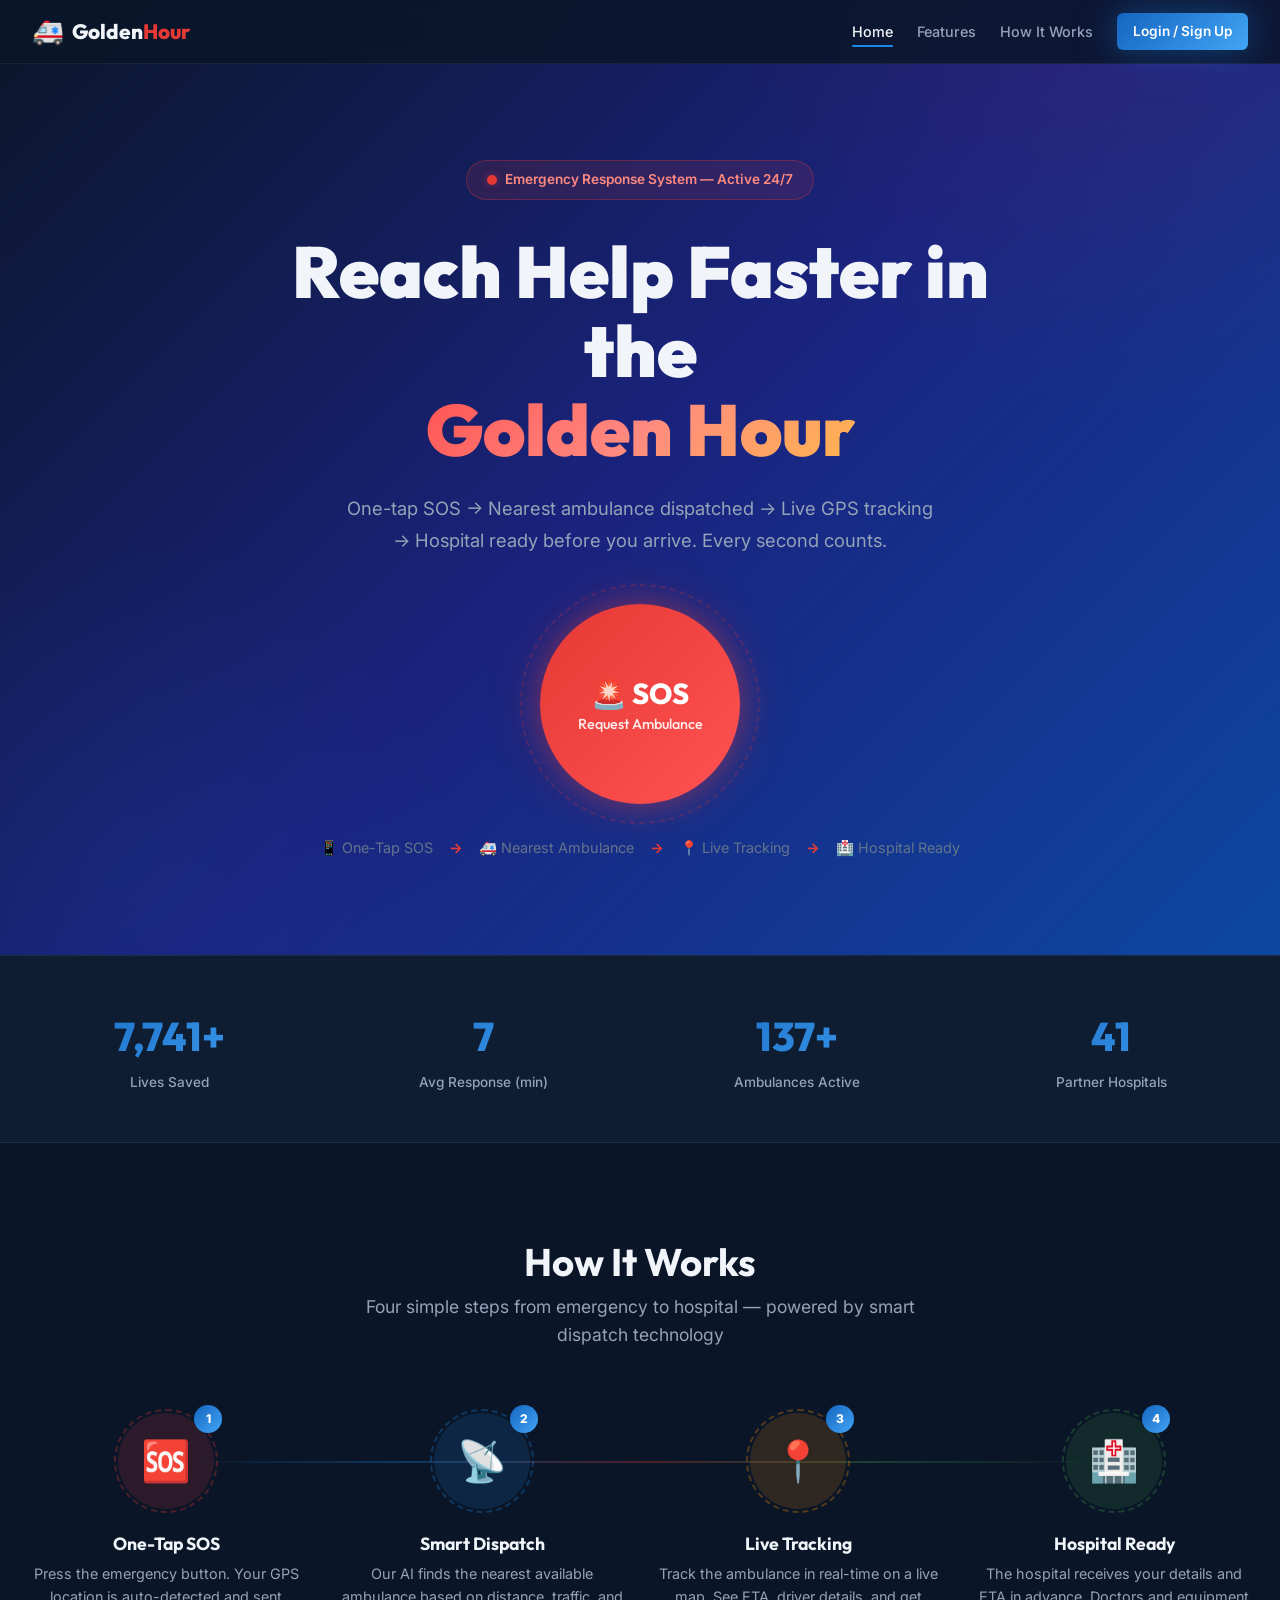
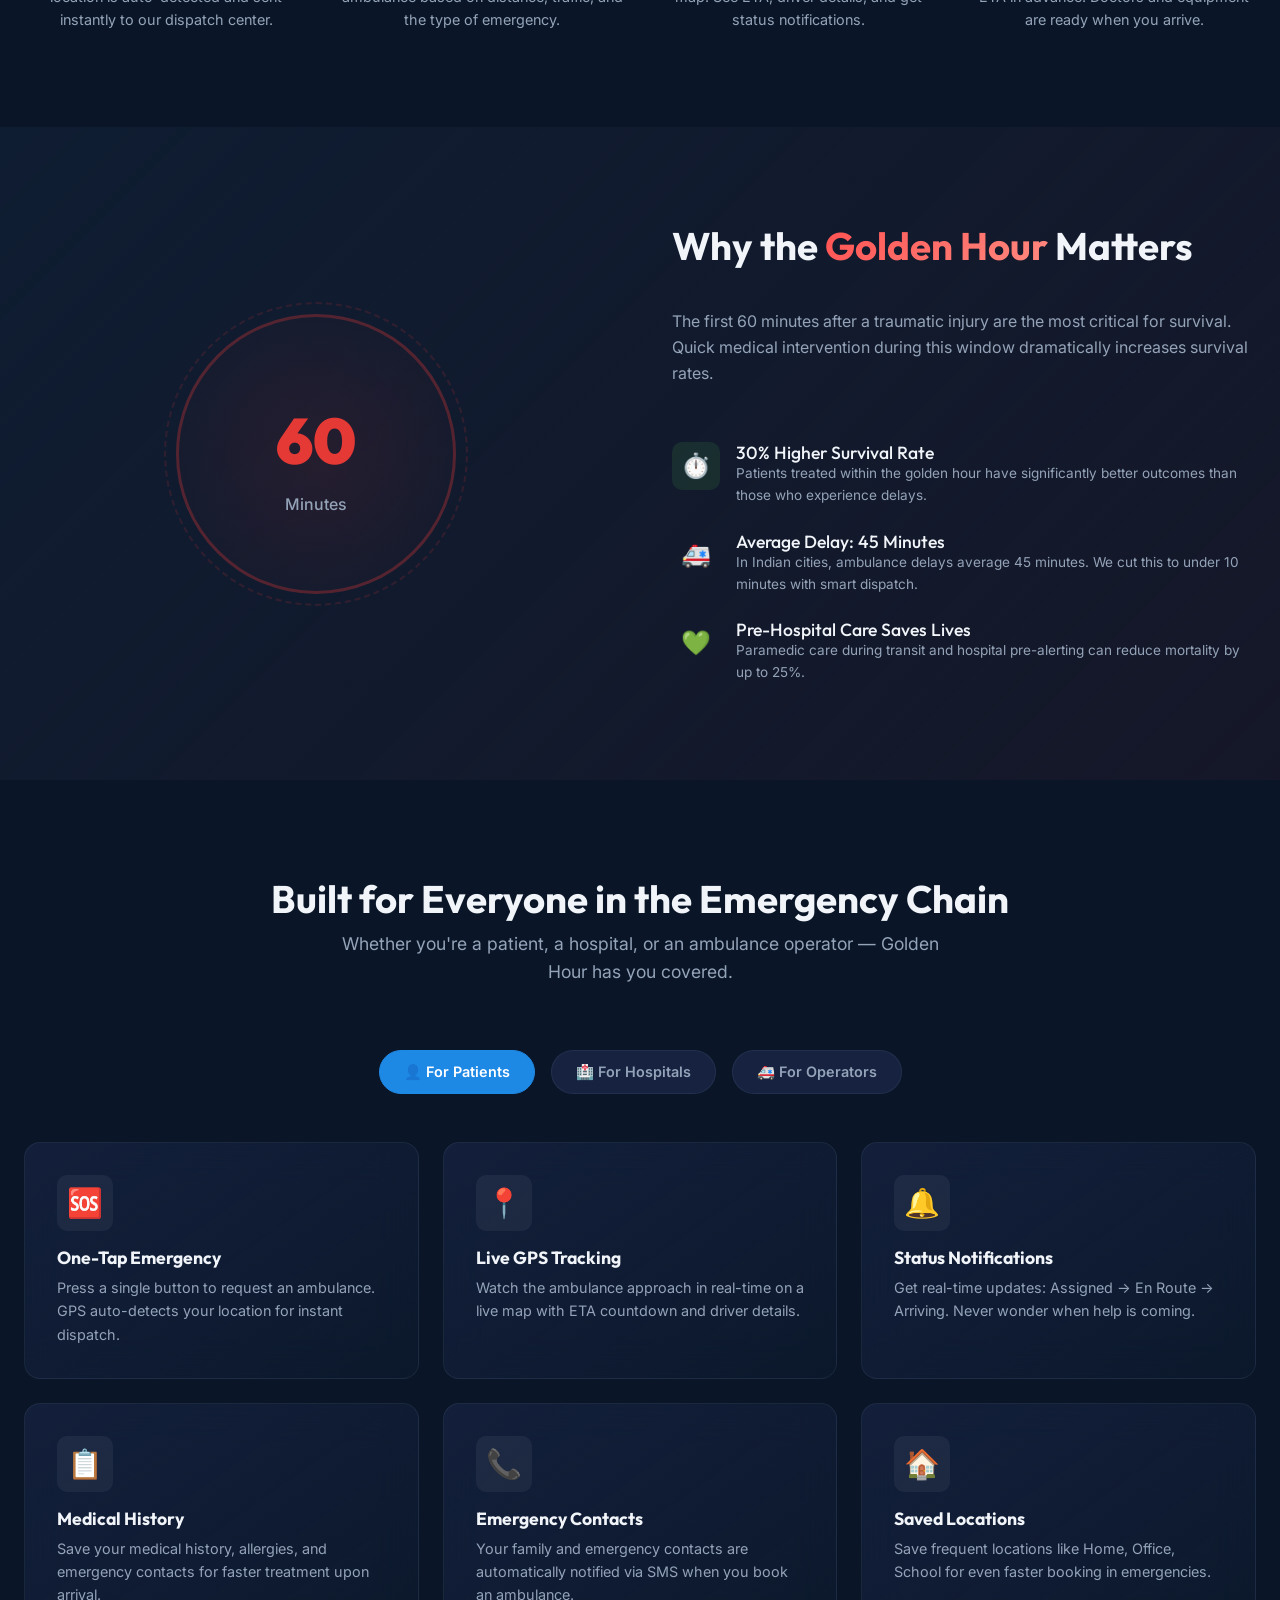
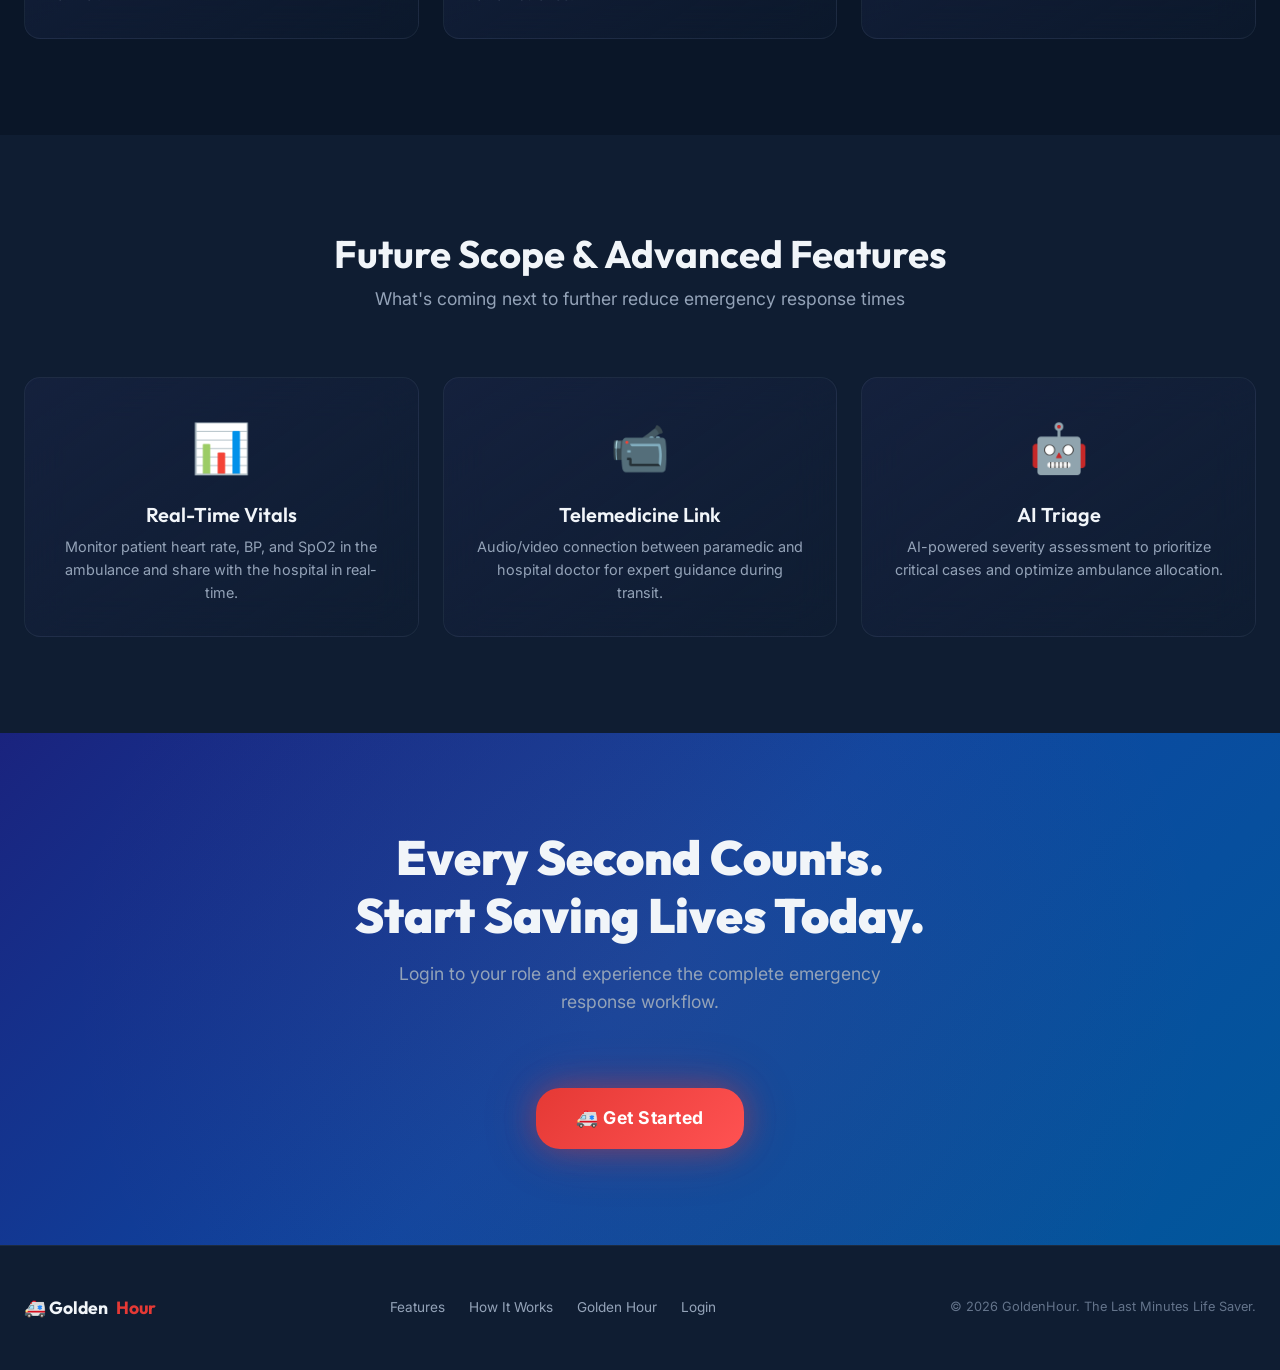
<file: VIBE 2 HACATHON/index.html>
<!DOCTYPE html>
<html lang="en">
<head>
  <meta charset="UTF-8">
  <meta name="viewport" content="width=device-width, initial-scale=1.0">
  <title>Golden Hour — Reach Help Faster, Save More Lives</title>
  <meta name="description" content="Emergency ambulance dispatch platform that helps patients get treatment within the golden hour. One-tap SOS, smart dispatch, live tracking, and hospital coordination.">
  <link rel="stylesheet" href="css/global.css">
  <link rel="stylesheet" href="css/home.css">
</head>
<body>

  <!-- ══════════════════════════════════════════════════════ -->
  <!-- HERO SECTION -->
  <!-- ══════════════════════════════════════════════════════ -->
  <section class="hero" id="hero">
    <div class="hero-content">
      <div class="hero-badge">
        <span class="status-dot emergency"></span>
        Emergency Response System — Active 24/7
      </div>

      <h1 class="hero-title">
        Reach Help Faster in the<br>
        <span class="highlight">Golden Hour</span>
      </h1>

      <p class="hero-subtitle">
        One-tap SOS → Nearest ambulance dispatched → Live GPS tracking → Hospital ready before you arrive. Every second counts.
      </p>

      <div class="hero-actions">
        <div class="hero-sos-wrapper">
          <div class="hero-sos-ring"></div>
          <button class="sos-btn" id="hero-sos-btn" onclick="handleHeroSOS()">
            🚨
            SOS
            <span>Request Ambulance</span>
          </button>
        </div>

        <div class="hero-quick-steps">
          <span>📱 One-Tap SOS</span>
          <span class="step-arrow">→</span>
          <span>🚑 Nearest Ambulance</span>
          <span class="step-arrow">→</span>
          <span>📍 Live Tracking</span>
          <span class="step-arrow">→</span>
          <span>🏥 Hospital Ready</span>
        </div>
      </div>
    </div>
  </section>

  <!-- ══════════════════════════════════════════════════════ -->
  <!-- STATS BAR -->
  <!-- ══════════════════════════════════════════════════════ -->
  <section class="stats-bar">
    <div class="container">
      <div class="stats-grid">
        <div class="reveal">
          <div class="stat-number" data-count="8500">0</div>
          <div class="stat-label">Lives Saved</div>
        </div>
        <div class="reveal">
          <div class="stat-number" data-count="8">0</div>
          <div class="stat-label">Avg Response (min)</div>
        </div>
        <div class="reveal">
          <div class="stat-number" data-count="150">0</div>
          <div class="stat-label">Ambulances Active</div>
        </div>
        <div class="reveal">
          <div class="stat-number" data-count="45">0</div>
          <div class="stat-label">Partner Hospitals</div>
        </div>
      </div>
    </div>
  </section>

  <!-- ══════════════════════════════════════════════════════ -->
  <!-- HOW IT WORKS -->
  <!-- ══════════════════════════════════════════════════════ -->
  <section class="section how-it-works" id="how-it-works">
    <div class="container">
      <div class="section-header reveal">
        <h2>How It Works</h2>
        <p>Four simple steps from emergency to hospital — powered by smart dispatch technology</p>
      </div>

      <div class="steps-grid">
        <div class="step-card reveal">
          <div class="step-icon">
            🆘
            <span class="step-number">1</span>
          </div>
          <h4 class="step-title">One-Tap SOS</h4>
          <p class="step-desc">Press the emergency button. Your GPS location is auto-detected and sent instantly to our dispatch center.</p>
        </div>

        <div class="step-card reveal">
          <div class="step-icon">
            📡
            <span class="step-number">2</span>
          </div>
          <h4 class="step-title">Smart Dispatch</h4>
          <p class="step-desc">Our AI finds the nearest available ambulance based on distance, traffic, and the type of emergency.</p>
        </div>

        <div class="step-card reveal">
          <div class="step-icon">
            📍
            <span class="step-number">3</span>
          </div>
          <h4 class="step-title">Live Tracking</h4>
          <p class="step-desc">Track the ambulance in real-time on a live map. See ETA, driver details, and get status notifications.</p>
        </div>

        <div class="step-card reveal">
          <div class="step-icon">
            🏥
            <span class="step-number">4</span>
          </div>
          <h4 class="step-title">Hospital Ready</h4>
          <p class="step-desc">The hospital receives your details and ETA in advance. Doctors and equipment are ready when you arrive.</p>
        </div>
      </div>
    </div>
  </section>

  <!-- ══════════════════════════════════════════════════════ -->
  <!-- GOLDEN HOUR SECTION -->
  <!-- ══════════════════════════════════════════════════════ -->
  <section class="section golden-section" id="golden-hour">
    <div class="container">
      <div class="golden-content">
        <div class="golden-visual reveal">
          <div class="golden-clock">
            <div class="golden-clock-value">60</div>
            <div class="golden-clock-label">Minutes</div>
          </div>
        </div>

        <div class="golden-stats reveal">
          <h2>Why the <span class="text-gradient-red">Golden Hour</span> Matters</h2>
          <p style="color:var(--text-secondary);margin: var(--space-md) 0 var(--space-xl)">The first 60 minutes after a traumatic injury are the most critical for survival. Quick medical intervention during this window dramatically increases survival rates.</p>

          <div class="golden-stat-item">
            <div class="golden-stat-icon">⏱️</div>
            <div>
              <h5>30% Higher Survival Rate</h5>
              <p class="text-muted" style="font-size:0.85rem">Patients treated within the golden hour have significantly better outcomes than those who experience delays.</p>
            </div>
          </div>

          <div class="golden-stat-item">
            <div class="golden-stat-icon">🚑</div>
            <div>
              <h5>Average Delay: 45 Minutes</h5>
              <p class="text-muted" style="font-size:0.85rem">In Indian cities, ambulance delays average 45 minutes. We cut this to under 10 minutes with smart dispatch.</p>
            </div>
          </div>

          <div class="golden-stat-item">
            <div class="golden-stat-icon">💚</div>
            <div>
              <h5>Pre-Hospital Care Saves Lives</h5>
              <p class="text-muted" style="font-size:0.85rem">Paramedic care during transit and hospital pre-alerting can reduce mortality by up to 25%.</p>
            </div>
          </div>
        </div>
      </div>
    </div>
  </section>

  <!-- ══════════════════════════════════════════════════════ -->
  <!-- FEATURES SECTION -->
  <!-- ══════════════════════════════════════════════════════ -->
  <section class="section features-section" id="features">
    <div class="container">
      <div class="section-header reveal">
        <h2>Built for Everyone in the Emergency Chain</h2>
        <p>Whether you're a patient, a hospital, or an ambulance operator — Golden Hour has you covered.</p>
      </div>

      <div class="features-tabs reveal">
        <button class="feature-tab active" onclick="showFeatureTab('patients', this)">👤 For Patients</button>
        <button class="feature-tab" onclick="showFeatureTab('hospitals', this)">🏥 For Hospitals</button>
        <button class="feature-tab" onclick="showFeatureTab('operators', this)">🚑 For Operators</button>
      </div>

      <div id="features-content">
        <!-- Injected by JS -->
      </div>
    </div>
  </section>

  <!-- ══════════════════════════════════════════════════════ -->
  <!-- FUTURE FEATURES -->
  <!-- ══════════════════════════════════════════════════════ -->
  <section class="section" style="background:var(--bg-secondary)">
    <div class="container">
      <div class="section-header reveal">
        <h2>Future Scope & Advanced Features</h2>
        <p>What's coming next to further reduce emergency response times</p>
      </div>

      <div class="grid grid-3 reveal">
        <div class="glass-card" style="text-align:center">
          <div style="font-size:3rem;margin-bottom:var(--space-md)">📊</div>
          <h4>Real-Time Vitals</h4>
          <p class="text-muted" style="font-size:0.9rem;margin-top:var(--space-sm)">Monitor patient heart rate, BP, and SpO2 in the ambulance and share with the hospital in real-time.</p>
        </div>
        <div class="glass-card" style="text-align:center">
          <div style="font-size:3rem;margin-bottom:var(--space-md)">📹</div>
          <h4>Telemedicine Link</h4>
          <p class="text-muted" style="font-size:0.9rem;margin-top:var(--space-sm)">Audio/video connection between paramedic and hospital doctor for expert guidance during transit.</p>
        </div>
        <div class="glass-card" style="text-align:center">
          <div style="font-size:3rem;margin-bottom:var(--space-md)">🤖</div>
          <h4>AI Triage</h4>
          <p class="text-muted" style="font-size:0.9rem;margin-top:var(--space-sm)">AI-powered severity assessment to prioritize critical cases and optimize ambulance allocation.</p>
        </div>
      </div>
    </div>
  </section>

  <!-- ══════════════════════════════════════════════════════ -->
  <!-- CTA SECTION -->
  <!-- ══════════════════════════════════════════════════════ -->
  <section class="section cta-section">
    <div class="container">
      <div class="cta-content reveal">
        <h2 class="cta-title">Every Second Counts.<br>Start Saving Lives Today.</h2>
        <p class="cta-subtitle">Login to your role and experience the complete emergency response workflow.</p>
        <a href="login.html" class="btn btn-emergency" style="margin-top:var(--space-lg)">🚑 Get Started</a>
      </div>
    </div>
  </section>

  <!-- ══════════════════════════════════════════════════════ -->
  <!-- FOOTER -->
  <!-- ══════════════════════════════════════════════════════ -->
  <footer class="footer">
    <div class="container">
      <div class="footer-content">
        <div class="footer-brand">
          🚑 Golden<span style="color:var(--emergency-red)">Hour</span>
        </div>
        <div class="footer-links">
          <a href="#features" class="footer-link">Features</a>
          <a href="#how-it-works" class="footer-link">How It Works</a>
          <a href="#golden-hour" class="footer-link">Golden Hour</a>
          <a href="login.html" class="footer-link">Login</a>
        </div>
        <div style="color:var(--text-muted);font-size:0.8rem">
          © 2026 GoldenHour. The Last Minutes Life Saver.
        </div>
      </div>
    </div>
  </footer>

  <!-- Scripts -->
  <script src="js/hospitals-india.js?v=1"></script>
  <script src="js/ambulances-india.js?v=1"></script>
  <script src="js/data.js?v=5"></script>
  <script src="js/app.js?v=5"></script>
  <script src="js/home.js?v=5"></script>
</body>
</html>
</file>
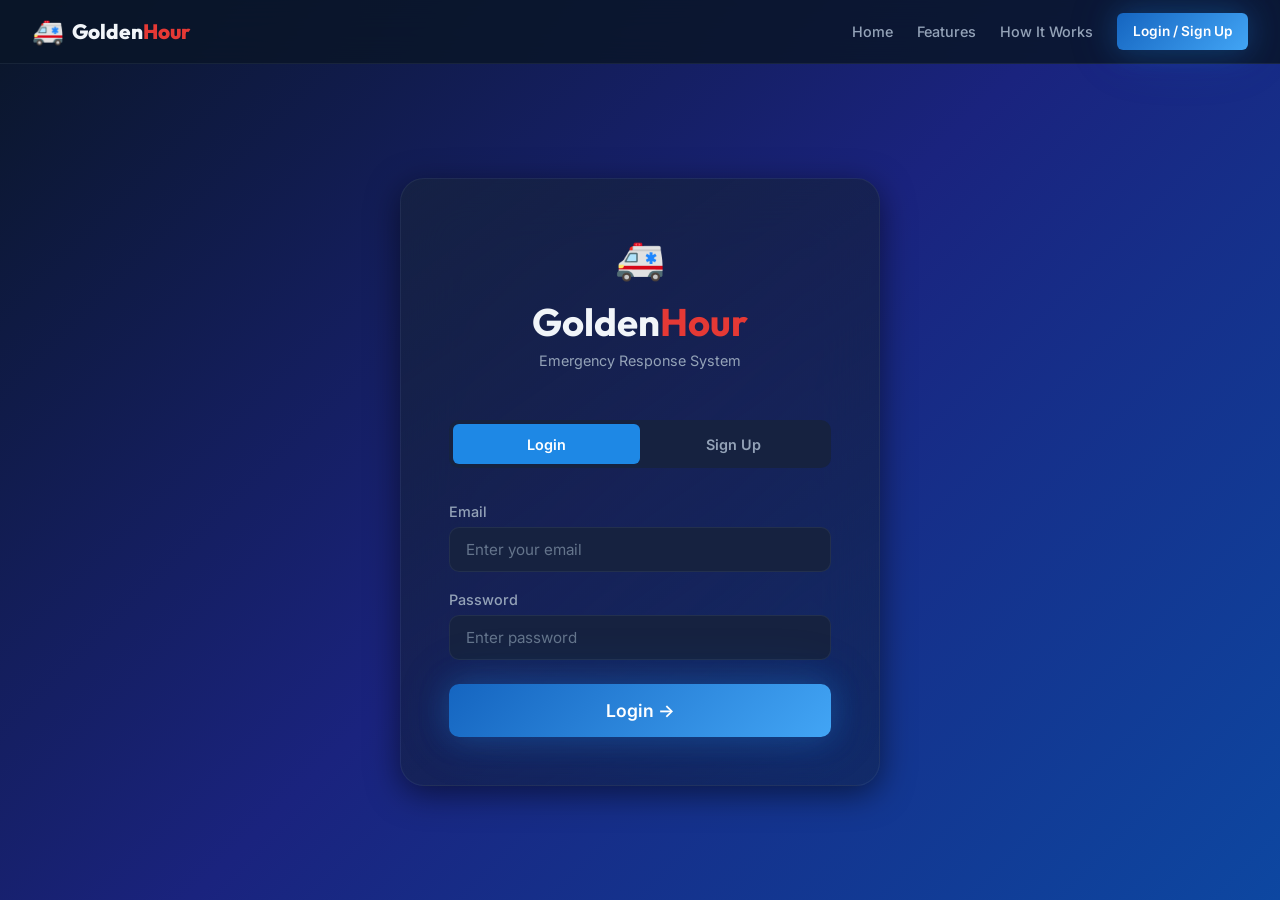
<file: VIBE 2 HACATHON/login.html>
<!DOCTYPE html>
<html lang="en">
<head>
  <meta charset="UTF-8">
  <meta name="viewport" content="width=device-width, initial-scale=1.0">
  <title>Login — Golden Hour</title>
  <meta name="description" content="Login or sign up for Golden Hour emergency ambulance dispatch system.">
  <link rel="stylesheet" href="css/global.css">
  <link rel="stylesheet" href="css/auth.css">
</head>
<body>
  <div class="auth-page">
    <div class="auth-container">
      <div class="auth-card">
        <div class="auth-header">
          <div class="logo">🚑</div>
          <h2>Golden<span style="color:var(--emergency-red)">Hour</span></h2>
          <p>Emergency Response System</p>
        </div>

        <!-- Tabs -->
        <div class="auth-tabs">
          <button class="auth-tab active" onclick="switchTab('login', this)" id="tab-login">Login</button>
          <button class="auth-tab" onclick="switchTab('signup', this)" id="tab-signup">Sign Up</button>
        </div>

        <!-- Login Form -->
        <form class="auth-form" id="login-form" onsubmit="handleLogin(event)">
          <div class="form-group">
            <label class="form-label">Email</label>
            <input type="email" class="form-input" id="login-email" placeholder="Enter your email" required>
          </div>
          <div class="form-group">
            <label class="form-label">Password</label>
            <input type="password" class="form-input" id="login-password" placeholder="Enter password" required>
          </div>
          <button type="submit" class="btn btn-primary btn-lg auth-submit" style="width:100%">
            Login →
          </button>
        </form>

        <!-- Signup Form -->
        <form class="auth-form" id="signup-form" style="display:none" onsubmit="handleSignup(event)">
          <div class="form-row">
            <div class="form-group">
              <label class="form-label">Full Name</label>
              <input type="text" class="form-input" id="signup-name" placeholder="Your name" required>
            </div>
            <div class="form-group">
              <label class="form-label">Phone</label>
              <input type="tel" class="form-input" id="signup-phone" placeholder="+91 XXXXX XXXXX" required>
            </div>
          </div>
          <div class="form-group">
            <label class="form-label">Email</label>
            <input type="email" class="form-input" id="signup-email" placeholder="your@email.com" required>
          </div>
          <div class="form-group">
            <label class="form-label">Password</label>
            <input type="password" class="form-input" id="signup-password" placeholder="Create a password" required minlength="6">
          </div>
          <div class="form-group">
            <label class="form-label">Select Your Role</label>
            <div class="role-selector">
              <div class="role-option">
                <input type="radio" name="role" id="role-patient" value="patient" checked>
                <label for="role-patient">
                  <span class="role-icon">👤</span>
                  Patient
                </label>
              </div>
              <div class="role-option">
                <input type="radio" name="role" id="role-dispatcher" value="dispatcher">
                <label for="role-dispatcher">
                  <span class="role-icon">📡</span>
                  Dispatcher
                </label>
              </div>
              <div class="role-option">
                <input type="radio" name="role" id="role-hospital" value="hospital">
                <label for="role-hospital">
                  <span class="role-icon">🏥</span>
                  Hospital
                </label>
              </div>
              <div class="role-option">
                <input type="radio" name="role" id="role-admin" value="admin">
                <label for="role-admin">
                  <span class="role-icon">⚙️</span>
                  Admin
                </label>
              </div>
            </div>
          </div>
          <div class="form-group" id="medical-history-group" style="display:none">
            <label class="form-label">Medical History (Optional)</label>
            <textarea class="form-textarea" id="signup-medical" placeholder="Allergies, conditions, blood group..."></textarea>
          </div>
          <button type="submit" class="btn btn-primary btn-lg auth-submit" style="width:100%">
            Create Account →
          </button>
        </form>
      </div>
    </div>
  </div>

  <script src="js/hospitals-india.js?v=1"></script>
  <script src="js/ambulances-india.js?v=1"></script>
  <script src="js/data.js?v=5"></script>
  <script src="js/app.js?v=5"></script>
  <script src="js/auth.js?v=5"></script>
</body>
</html>
</file>
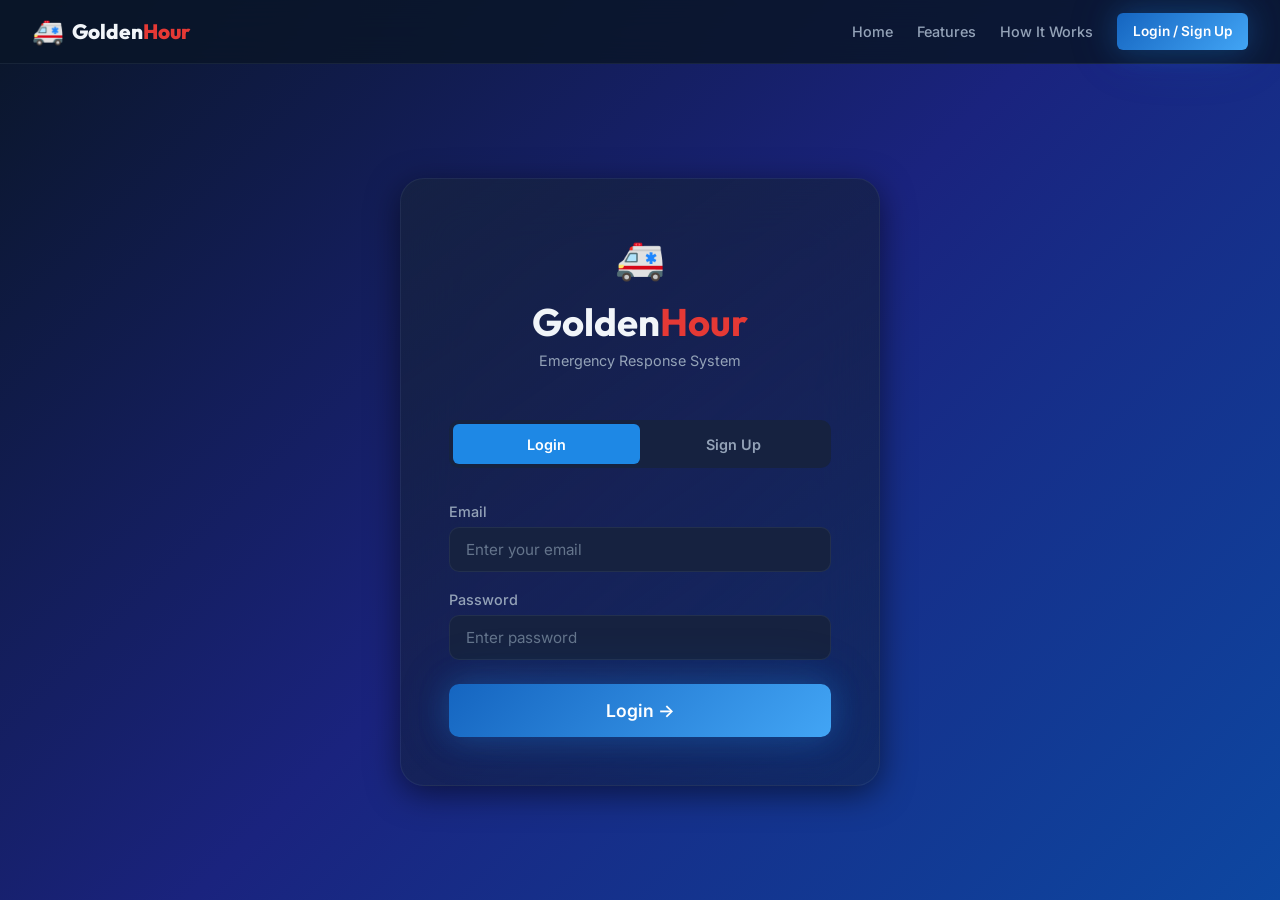
<file: VIBE 2 HACATHON/admin/dashboard.html>
<!DOCTYPE html>
<html lang="en">
<head>
  <meta charset="UTF-8">
  <meta name="viewport" content="width=device-width, initial-scale=1.0">
  <title>Admin Dashboard — Golden Hour</title>
  <meta name="description" content="Fleet management, analytics, and driver performance dashboard">
  <link rel="stylesheet" href="../css/global.css">
  <link rel="stylesheet" href="../css/admin.css">
</head>
<body>
  <div class="admin-page">
    <div class="admin-header">
      <h2>⚙️ Admin Dashboard</h2>
      <div style="display:flex;gap:var(--space-sm)">
        <button class="btn btn-sm btn-primary" onclick="showAddAmbulanceModal()">+ Add Ambulance</button>
        <button class="btn btn-sm btn-outline" onclick="GoldenHourData.resetAll(); location.reload()">🔄 Reset Data</button>
      </div>
    </div>

    <!-- Stats -->
    <div class="admin-stats" id="admin-stats">
      <!-- Filled by JS -->
    </div>

    <!-- Content Grid -->
    <div class="admin-content">
      <!-- Fleet Management -->
      <div class="fleet-section">
        <div class="fleet-header">
          <h3>🚑 Fleet Management</h3>
          <span style="font-size:0.85rem;color:var(--text-muted)" id="fleet-count"></span>
        </div>
        <div class="table-wrapper">
          <table class="data-table" id="fleet-table">
            <thead>
              <tr>
                <th>Vehicle</th>
                <th>Type</th>
                <th>Driver</th>
                <th>Status</th>
                <th>Fuel</th>
                <th>Trips</th>
                <th>Avg Response</th>
                <th>Last Maint.</th>
                <th>Actions</th>
              </tr>
            </thead>
            <tbody id="fleet-body">
              <!-- Filled by JS -->
            </tbody>
          </table>
        </div>
      </div>

      <div class="admin-grid">
        <!-- Peak Hours Chart -->
        <div class="chart-container">
          <h4>📊 Peak Hours (Trips per Hour)</h4>
          <div class="bar-chart" id="peak-chart">
            <!-- Filled by JS -->
          </div>
        </div>

        <!-- Driver Performance -->
        <div class="chart-container">
          <h4>👨‍✈️ Driver Performance</h4>
          <div class="performance-grid" id="performance-grid">
            <!-- Filled by JS -->
          </div>
        </div>
      </div>

      <!-- Analytics Summary -->
      <div class="chart-container" style="margin-top:var(--space-lg)">
        <h4>📈 Golden Hour Success Rate</h4>
        <div style="display:flex;align-items:center;gap:var(--space-xl);margin-top:var(--space-lg)">
          <div style="text-align:center;flex:1">
            <div style="font-family:var(--font-display);font-size:4rem;font-weight:900;color:var(--success-green)" id="golden-success">87%</div>
            <div style="color:var(--text-secondary);font-size:0.9rem">Patients treated within Golden Hour</div>
          </div>
          <div style="flex:1">
            <div class="progress-bar" style="height:16px;margin-bottom:var(--space-md)">
              <div class="progress-bar-fill green" id="golden-bar" style="width:87%"></div>
            </div>
            <div style="display:flex;justify-content:space-between;font-size:0.8rem;color:var(--text-muted)">
              <span>Target: 90%</span>
              <span>Current: 87%</span>
            </div>
          </div>
        </div>
      </div>
    </div>
  </div>

  <script src="../js/hospitals-india.js?v=1"></script>
  <script src="../js/ambulances-india.js?v=1"></script>
  <script src="../js/data.js?v=5"></script>
  <script src="../js/app.js?v=5"></script>
  <script src="../js/admin.js?v=5"></script>
</body>
</html>
</file>
<file: VIBE 2 HACATHON/css/global.css>
/* ============================================================
   GOLDEN HOUR — Design System
   Emergency Ambulance Dispatch & Tracking
   ============================================================ */

@import url('https://fonts.googleapis.com/css2?family=Inter:wght@300;400;500;600;700;800&family=Outfit:wght@400;500;600;700;800;900&display=swap');

/* ── CSS Custom Properties ── */
:root {
  /* Core Colors */
  --bg-primary: #0A1628;
  --bg-secondary: #0F1D32;
  --bg-tertiary: #162240;
  --bg-card: rgba(22, 34, 64, 0.6);
  --bg-glass: rgba(15, 29, 50, 0.75);
  --bg-glass-light: rgba(255, 255, 255, 0.05);

  /* Accent Colors */
  --emergency-red: #E53935;
  --emergency-red-glow: rgba(229, 57, 53, 0.4);
  --emergency-red-dark: #C62828;
  --medical-blue: #1E88E5;
  --medical-blue-glow: rgba(30, 136, 229, 0.3);
  --medical-blue-dark: #1565C0;
  --success-green: #43A047;
  --success-green-glow: rgba(67, 160, 71, 0.3);
  --warning-amber: #FF8F00;
  --warning-amber-glow: rgba(255, 143, 0, 0.3);
  --info-cyan: #00BCD4;
  --info-cyan-glow: rgba(0, 188, 212, 0.3);
  --purple-accent: #7C4DFF;
  --purple-glow: rgba(124, 77, 255, 0.3);

  /* Text Colors */
  --text-primary: #F1F5F9;
  --text-secondary: #94A3B8;
  --text-muted: #64748B;
  --text-accent: #60A5FA;
  --text-on-red: #FFFFFF;

  /* Borders */
  --border-subtle: rgba(148, 163, 184, 0.1);
  --border-medium: rgba(148, 163, 184, 0.2);
  --border-glow-red: rgba(229, 57, 53, 0.5);
  --border-glow-blue: rgba(30, 136, 229, 0.4);

  /* Gradients */
  --gradient-hero: linear-gradient(135deg, #0A1628 0%, #1A237E 50%, #0D47A1 100%);
  --gradient-red: linear-gradient(135deg, #E53935, #FF5252);
  --gradient-blue: linear-gradient(135deg, #1565C0, #42A5F5);
  --gradient-green: linear-gradient(135deg, #2E7D32, #66BB6A);
  --gradient-card: linear-gradient(145deg, rgba(22, 34, 64, 0.8), rgba(15, 29, 50, 0.4));
  --gradient-glass: linear-gradient(135deg, rgba(255,255,255,0.1), rgba(255,255,255,0.02));

  /* Shadows */
  --shadow-sm: 0 2px 8px rgba(0, 0, 0, 0.3);
  --shadow-md: 0 4px 16px rgba(0, 0, 0, 0.4);
  --shadow-lg: 0 8px 32px rgba(0, 0, 0, 0.5);
  --shadow-red-glow: 0 0 30px rgba(229, 57, 53, 0.4), 0 0 60px rgba(229, 57, 53, 0.2);
  --shadow-blue-glow: 0 0 30px rgba(30, 136, 229, 0.3), 0 0 60px rgba(30, 136, 229, 0.15);

  /* Typography */
  --font-body: 'Inter', -apple-system, BlinkMacSystemFont, sans-serif;
  --font-display: 'Outfit', 'Inter', sans-serif;

  /* Spacing */
  --space-xs: 0.25rem;
  --space-sm: 0.5rem;
  --space-md: 1rem;
  --space-lg: 1.5rem;
  --space-xl: 2rem;
  --space-2xl: 3rem;
  --space-3xl: 4rem;
  --space-4xl: 6rem;

  /* Border Radius */
  --radius-sm: 6px;
  --radius-md: 10px;
  --radius-lg: 16px;
  --radius-xl: 24px;
  --radius-full: 9999px;

  /* Transitions */
  --transition-fast: 150ms cubic-bezier(0.4, 0, 0.2, 1);
  --transition-base: 250ms cubic-bezier(0.4, 0, 0.2, 1);
  --transition-slow: 400ms cubic-bezier(0.4, 0, 0.2, 1);
  --transition-spring: 500ms cubic-bezier(0.34, 1.56, 0.64, 1);

  /* Z-Index */
  --z-base: 1;
  --z-dropdown: 100;
  --z-sticky: 200;
  --z-modal-backdrop: 500;
  --z-modal: 600;
  --z-toast: 700;
  --z-tooltip: 800;
}

/* ── Reset & Base ── */
*,
*::before,
*::after {
  margin: 0;
  padding: 0;
  box-sizing: border-box;
}

html {
  font-size: 16px;
  scroll-behavior: smooth;
  -webkit-font-smoothing: antialiased;
  -moz-osx-font-smoothing: grayscale;
}

body {
  font-family: var(--font-body);
  background-color: var(--bg-primary);
  color: var(--text-primary);
  line-height: 1.6;
  min-height: 100vh;
  overflow-x: hidden;
}

a {
  color: var(--text-accent);
  text-decoration: none;
  transition: color var(--transition-fast);
}

a:hover {
  color: var(--medical-blue);
}

img {
  max-width: 100%;
  display: block;
}

ul, ol {
  list-style: none;
}

button {
  font-family: var(--font-body);
  cursor: pointer;
  border: none;
  outline: none;
}

input, select, textarea {
  font-family: var(--font-body);
  outline: none;
}

/* ── Typography ── */
h1, h2, h3, h4, h5, h6 {
  font-family: var(--font-display);
  font-weight: 700;
  line-height: 1.2;
  color: var(--text-primary);
}

h1 { font-size: clamp(2rem, 5vw, 3.5rem); font-weight: 800; }
h2 { font-size: clamp(1.5rem, 3vw, 2.5rem); font-weight: 700; }
h3 { font-size: clamp(1.2rem, 2.5vw, 1.75rem); font-weight: 600; }
h4 { font-size: 1.25rem; font-weight: 600; }
h5 { font-size: 1.1rem; font-weight: 500; }

.text-gradient {
  background: linear-gradient(135deg, #60A5FA, #818CF8, #A78BFA);
  -webkit-background-clip: text;
  -webkit-text-fill-color: transparent;
  background-clip: text;
}

.text-gradient-red {
  background: linear-gradient(135deg, #FF5252, #FF8A80);
  -webkit-background-clip: text;
  -webkit-text-fill-color: transparent;
  background-clip: text;
}

.text-center { text-align: center; }
.text-muted { color: var(--text-secondary); }

/* ── Layout ── */
.container {
  max-width: 1280px;
  margin: 0 auto;
  padding: 0 var(--space-lg);
}

.container-sm {
  max-width: 640px;
  margin: 0 auto;
  padding: 0 var(--space-lg);
}

.container-lg {
  max-width: 1440px;
  margin: 0 auto;
  padding: 0 var(--space-lg);
}

.flex { display: flex; }
.flex-col { flex-direction: column; }
.items-center { align-items: center; }
.justify-center { justify-content: center; }
.justify-between { justify-content: space-between; }
.gap-sm { gap: var(--space-sm); }
.gap-md { gap: var(--space-md); }
.gap-lg { gap: var(--space-lg); }
.gap-xl { gap: var(--space-xl); }

.grid {
  display: grid;
  gap: var(--space-lg);
}

.grid-2 { grid-template-columns: repeat(2, 1fr); }
.grid-3 { grid-template-columns: repeat(3, 1fr); }
.grid-4 { grid-template-columns: repeat(4, 1fr); }

@media (max-width: 1024px) {
  .grid-4 { grid-template-columns: repeat(2, 1fr); }
  .grid-3 { grid-template-columns: repeat(2, 1fr); }
}

@media (max-width: 640px) {
  .grid-4,
  .grid-3,
  .grid-2 { grid-template-columns: 1fr; }
}

/* ── Glass Card ── */
.glass-card {
  background: var(--gradient-card);
  backdrop-filter: blur(20px);
  -webkit-backdrop-filter: blur(20px);
  border: 1px solid var(--border-subtle);
  border-radius: var(--radius-lg);
  padding: var(--space-xl);
  transition: transform var(--transition-base), box-shadow var(--transition-base), border-color var(--transition-base);
}

.glass-card:hover {
  transform: translateY(-4px);
  box-shadow: var(--shadow-lg);
  border-color: var(--border-medium);
}

.glass-card-static {
  background: var(--gradient-card);
  backdrop-filter: blur(20px);
  -webkit-backdrop-filter: blur(20px);
  border: 1px solid var(--border-subtle);
  border-radius: var(--radius-lg);
  padding: var(--space-xl);
}

/* ── Buttons ── */
.btn {
  display: inline-flex;
  align-items: center;
  justify-content: center;
  gap: var(--space-sm);
  padding: 0.75rem 1.5rem;
  border-radius: var(--radius-md);
  font-weight: 600;
  font-size: 0.95rem;
  transition: all var(--transition-base);
  position: relative;
  overflow: hidden;
}

.btn::after {
  content: '';
  position: absolute;
  inset: 0;
  background: rgba(255,255,255,0.1);
  opacity: 0;
  transition: opacity var(--transition-fast);
}

.btn:hover::after {
  opacity: 1;
}

.btn-emergency {
  background: var(--gradient-red);
  color: var(--text-on-red);
  font-size: 1.1rem;
  padding: 1rem 2.5rem;
  border-radius: var(--radius-xl);
  box-shadow: var(--shadow-red-glow);
  font-weight: 700;
  letter-spacing: 0.5px;
}

.btn-emergency:hover {
  transform: scale(1.05);
  box-shadow: 0 0 40px rgba(229, 57, 53, 0.6), 0 0 80px rgba(229, 57, 53, 0.3);
}

.btn-primary {
  background: var(--gradient-blue);
  color: white;
  box-shadow: var(--shadow-blue-glow);
}

.btn-primary:hover {
  transform: translateY(-2px);
  box-shadow: 0 0 30px rgba(30, 136, 229, 0.5);
}

.btn-outline {
  background: transparent;
  color: var(--text-primary);
  border: 1px solid var(--border-medium);
}

.btn-outline:hover {
  border-color: var(--medical-blue);
  color: var(--medical-blue);
}

.btn-success {
  background: var(--gradient-green);
  color: white;
}

.btn-sm {
  padding: 0.5rem 1rem;
  font-size: 0.85rem;
  border-radius: var(--radius-sm);
}

.btn-lg {
  padding: 1rem 2rem;
  font-size: 1.1rem;
}

.btn-icon {
  width: 40px;
  height: 40px;
  padding: 0;
  border-radius: var(--radius-full);
  font-size: 1.2rem;
}

.btn:disabled {
  opacity: 0.5;
  cursor: not-allowed;
  transform: none !important;
}

/* ── SOS Pulse Button ── */
.sos-btn {
  width: 200px;
  height: 200px;
  border-radius: 50%;
  background: var(--gradient-red);
  color: white;
  font-family: var(--font-display);
  font-size: 1.8rem;
  font-weight: 800;
  border: none;
  cursor: pointer;
  position: relative;
  display: flex;
  align-items: center;
  justify-content: center;
  flex-direction: column;
  gap: 4px;
  box-shadow: var(--shadow-red-glow);
  transition: transform var(--transition-spring);
  z-index: 1;
}

.sos-btn span {
  font-size: 0.9rem;
  font-weight: 500;
  opacity: 0.9;
}

.sos-btn:hover {
  transform: scale(1.08);
}

.sos-btn:active {
  transform: scale(0.95);
}

.sos-btn::before,
.sos-btn::after {
  content: '';
  position: absolute;
  inset: -8px;
  border-radius: 50%;
  border: 2px solid var(--emergency-red);
  opacity: 0;
  animation: sosPulse 2s ease-out infinite;
}

.sos-btn::after {
  animation-delay: 1s;
}

@keyframes sosPulse {
  0% { transform: scale(1); opacity: 0.6; }
  100% { transform: scale(1.6); opacity: 0; }
}

/* ── Form Elements ── */
.form-group {
  display: flex;
  flex-direction: column;
  gap: var(--space-xs);
}

.form-label {
  font-size: 0.9rem;
  font-weight: 500;
  color: var(--text-secondary);
}

.form-input,
.form-select,
.form-textarea {
  background: var(--bg-tertiary);
  border: 1px solid var(--border-subtle);
  border-radius: var(--radius-md);
  padding: 0.75rem 1rem;
  color: var(--text-primary);
  font-size: 0.95rem;
  transition: border-color var(--transition-fast), box-shadow var(--transition-fast);
}

.form-input:focus,
.form-select:focus,
.form-textarea:focus {
  border-color: var(--medical-blue);
  box-shadow: 0 0 0 3px var(--medical-blue-glow);
}

.form-input::placeholder {
  color: var(--text-muted);
}

.form-textarea {
  resize: vertical;
  min-height: 80px;
}

.form-select {
  cursor: pointer;
  appearance: none;
  background-image: url("data:image/svg+xml,%3Csvg xmlns='http://www.w3.org/2000/svg' width='12' height='12' fill='%2394A3B8' viewBox='0 0 16 16'%3E%3Cpath d='M8 11L3 6h10z'/%3E%3C/svg%3E");
  background-repeat: no-repeat;
  background-position: right 12px center;
  padding-right: 36px;
}

.form-select option {
  background: var(--bg-secondary);
  color: var(--text-primary);
}

/* ── Badges ── */
.badge {
  display: inline-flex;
  align-items: center;
  gap: 4px;
  padding: 0.25rem 0.75rem;
  border-radius: var(--radius-full);
  font-size: 0.75rem;
  font-weight: 600;
  text-transform: uppercase;
  letter-spacing: 0.5px;
}

.badge-red {
  background: rgba(229, 57, 53, 0.15);
  color: #FF5252;
  border: 1px solid rgba(229, 57, 53, 0.3);
}

.badge-green {
  background: rgba(67, 160, 71, 0.15);
  color: #66BB6A;
  border: 1px solid rgba(67, 160, 71, 0.3);
}

.badge-blue {
  background: rgba(30, 136, 229, 0.15);
  color: #42A5F5;
  border: 1px solid rgba(30, 136, 229, 0.3);
}

.badge-amber {
  background: rgba(255, 143, 0, 0.15);
  color: #FFB74D;
  border: 1px solid rgba(255, 143, 0, 0.3);
}

.badge-purple {
  background: rgba(124, 77, 255, 0.15);
  color: #B388FF;
  border: 1px solid rgba(124, 77, 255, 0.3);
}

/* ── Navigation ── */
.navbar {
  position: fixed;
  top: 0;
  left: 0;
  right: 0;
  height: 64px;
  background: rgba(10, 22, 40, 0.85);
  backdrop-filter: blur(20px);
  -webkit-backdrop-filter: blur(20px);
  border-bottom: 1px solid var(--border-subtle);
  display: flex;
  align-items: center;
  padding: 0 var(--space-xl);
  z-index: var(--z-sticky);
  transition: background var(--transition-base);
}

.navbar-brand {
  display: flex;
  align-items: center;
  gap: var(--space-sm);
  font-family: var(--font-display);
  font-weight: 800;
  font-size: 1.3rem;
  color: var(--text-primary);
  text-decoration: none;
}

.navbar-brand .logo-icon {
  font-size: 1.6rem;
}

.navbar-nav {
  display: flex;
  align-items: center;
  gap: var(--space-lg);
  margin-left: auto;
}

.navbar-link {
  color: var(--text-secondary);
  font-weight: 500;
  font-size: 0.9rem;
  transition: color var(--transition-fast);
  position: relative;
}

.navbar-link:hover,
.navbar-link.active {
  color: var(--text-primary);
}

.navbar-link.active::after {
  content: '';
  position: absolute;
  bottom: -4px;
  left: 0;
  right: 0;
  height: 2px;
  background: var(--medical-blue);
  border-radius: 2px;
}

.navbar-hamburger {
  display: none;
  background: none;
  border: none;
  color: var(--text-primary);
  font-size: 1.5rem;
  cursor: pointer;
  padding: var(--space-sm);
}

@media (max-width: 768px) {
  .navbar-hamburger {
    display: block;
  }

  .navbar-nav {
    position: fixed;
    top: 64px;
    left: 0;
    right: 0;
    background: var(--bg-secondary);
    border-bottom: 1px solid var(--border-subtle);
    flex-direction: column;
    padding: var(--space-lg);
    gap: var(--space-md);
    transform: translateY(-100%);
    opacity: 0;
    transition: transform var(--transition-base), opacity var(--transition-base);
    pointer-events: none;
  }

  .navbar-nav.open {
    transform: translateY(0);
    opacity: 1;
    pointer-events: all;
  }
}

/* ── Toast Notifications ── */
.toast-container {
  position: fixed;
  top: 80px;
  right: 20px;
  z-index: var(--z-toast);
  display: flex;
  flex-direction: column;
  gap: var(--space-sm);
  pointer-events: none;
}

.toast {
  background: var(--bg-glass);
  backdrop-filter: blur(20px);
  border: 1px solid var(--border-subtle);
  border-radius: var(--radius-md);
  padding: var(--space-md) var(--space-lg);
  display: flex;
  align-items: center;
  gap: var(--space-md);
  min-width: 320px;
  max-width: 420px;
  box-shadow: var(--shadow-lg);
  animation: toastIn 0.4s cubic-bezier(0.34, 1.56, 0.64, 1);
  pointer-events: all;
  transition: all var(--transition-base);
}

.toast.removing {
  animation: toastOut 0.3s ease-in forwards;
}

.toast-icon {
  font-size: 1.3rem;
  flex-shrink: 0;
}

.toast-body {
  flex: 1;
}

.toast-title {
  font-weight: 600;
  font-size: 0.9rem;
  margin-bottom: 2px;
}

.toast-message {
  font-size: 0.82rem;
  color: var(--text-secondary);
}

.toast-close {
  background: none;
  border: none;
  color: var(--text-muted);
  cursor: pointer;
  font-size: 1.1rem;
  padding: 4px;
}

.toast-success { border-left: 3px solid var(--success-green); }
.toast-error { border-left: 3px solid var(--emergency-red); }
.toast-info { border-left: 3px solid var(--medical-blue); }
.toast-warning { border-left: 3px solid var(--warning-amber); }

@keyframes toastIn {
  from { transform: translateX(100%); opacity: 0; }
  to { transform: translateX(0); opacity: 1; }
}

@keyframes toastOut {
  from { transform: translateX(0); opacity: 1; }
  to { transform: translateX(100%); opacity: 0; }
}

/* ── Modal ── */
.modal-backdrop {
  position: fixed;
  inset: 0;
  background: rgba(0, 0, 0, 0.6);
  backdrop-filter: blur(4px);
  z-index: var(--z-modal-backdrop);
  display: flex;
  align-items: center;
  justify-content: center;
  padding: var(--space-lg);
  opacity: 0;
  visibility: hidden;
  transition: opacity var(--transition-base), visibility var(--transition-base);
}

.modal-backdrop.active {
  opacity: 1;
  visibility: visible;
}

.modal {
  background: var(--bg-secondary);
  border: 1px solid var(--border-subtle);
  border-radius: var(--radius-xl);
  padding: var(--space-2xl);
  max-width: 520px;
  width: 100%;
  max-height: 85vh;
  overflow-y: auto;
  box-shadow: var(--shadow-lg);
  transform: scale(0.9) translateY(20px);
  transition: transform var(--transition-spring);
}

.modal-backdrop.active .modal {
  transform: scale(1) translateY(0);
}

.modal-header {
  display: flex;
  align-items: center;
  justify-content: space-between;
  margin-bottom: var(--space-lg);
}

.modal-title {
  font-size: 1.3rem;
}

.modal-close {
  background: var(--bg-tertiary);
  border: 1px solid var(--border-subtle);
  color: var(--text-secondary);
  width: 36px;
  height: 36px;
  border-radius: var(--radius-full);
  display: flex;
  align-items: center;
  justify-content: center;
  cursor: pointer;
  transition: all var(--transition-fast);
}

.modal-close:hover {
  background: var(--emergency-red);
  color: white;
  border-color: var(--emergency-red);
}

/* ── Progress Bar ── */
.progress-bar {
  width: 100%;
  height: 8px;
  background: var(--bg-tertiary);
  border-radius: var(--radius-full);
  overflow: hidden;
}

.progress-bar-fill {
  height: 100%;
  border-radius: var(--radius-full);
  transition: width 1s ease;
}

.progress-bar-fill.red { background: var(--gradient-red); }
.progress-bar-fill.blue { background: var(--gradient-blue); }
.progress-bar-fill.green { background: var(--gradient-green); }

/* ── Status Indicators ── */
.status-dot {
  width: 10px;
  height: 10px;
  border-radius: 50%;
  display: inline-block;
  flex-shrink: 0;
}

.status-dot.online { background: var(--success-green); box-shadow: 0 0 8px var(--success-green-glow); }
.status-dot.busy { background: var(--warning-amber); box-shadow: 0 0 8px var(--warning-amber-glow); }
.status-dot.offline { background: var(--text-muted); }
.status-dot.emergency { background: var(--emergency-red); box-shadow: 0 0 8px var(--emergency-red-glow); animation: emergencyPulse 1.5s infinite; }

@keyframes emergencyPulse {
  0%, 100% { opacity: 1; }
  50% { opacity: 0.4; }
}

/* ── Timeline ── */
.timeline {
  position: relative;
  padding-left: 30px;
}

.timeline::before {
  content: '';
  position: absolute;
  left: 8px;
  top: 0;
  bottom: 0;
  width: 2px;
  background: var(--border-subtle);
}

.timeline-item {
  position: relative;
  padding-bottom: var(--space-lg);
}

.timeline-item::before {
  content: '';
  position: absolute;
  left: -26px;
  top: 4px;
  width: 14px;
  height: 14px;
  border-radius: 50%;
  background: var(--bg-tertiary);
  border: 2px solid var(--text-muted);
}

.timeline-item.active::before {
  background: var(--medical-blue);
  border-color: var(--medical-blue);
  box-shadow: 0 0 10px var(--medical-blue-glow);
}

.timeline-item.completed::before {
  background: var(--success-green);
  border-color: var(--success-green);
}

.timeline-item.emergency-active::before {
  background: var(--emergency-red);
  border-color: var(--emergency-red);
  animation: emergencyPulse 1.5s infinite;
}

/* ── Stats Card ── */
.stat-card {
  text-align: center;
  padding: var(--space-xl);
}

.stat-value {
  font-family: var(--font-display);
  font-size: 2.5rem;
  font-weight: 800;
  line-height: 1;
  margin-bottom: var(--space-xs);
}

.stat-label {
  font-size: 0.85rem;
  color: var(--text-secondary);
  font-weight: 500;
}

/* ── Table ── */
.table-wrapper {
  overflow-x: auto;
  border-radius: var(--radius-lg);
  border: 1px solid var(--border-subtle);
}

.data-table {
  width: 100%;
  border-collapse: collapse;
}

.data-table th {
  background: var(--bg-tertiary);
  padding: 0.75rem 1rem;
  text-align: left;
  font-size: 0.8rem;
  font-weight: 600;
  color: var(--text-secondary);
  text-transform: uppercase;
  letter-spacing: 0.5px;
  white-space: nowrap;
}

.data-table td {
  padding: 0.75rem 1rem;
  font-size: 0.9rem;
  border-top: 1px solid var(--border-subtle);
  white-space: nowrap;
}

.data-table tbody tr {
  transition: background var(--transition-fast);
}

.data-table tbody tr:hover {
  background: var(--bg-glass-light);
}

/* ── Sidebar Layout ── */
.dashboard-layout {
  display: flex;
  min-height: 100vh;
  padding-top: 64px;
}

.sidebar {
  width: 260px;
  background: var(--bg-secondary);
  border-right: 1px solid var(--border-subtle);
  padding: var(--space-lg);
  flex-shrink: 0;
  position: fixed;
  top: 64px;
  bottom: 0;
  left: 0;
  overflow-y: auto;
}

.sidebar-nav {
  display: flex;
  flex-direction: column;
  gap: var(--space-xs);
}

.sidebar-link {
  display: flex;
  align-items: center;
  gap: var(--space-md);
  padding: 0.75rem 1rem;
  border-radius: var(--radius-md);
  color: var(--text-secondary);
  font-weight: 500;
  font-size: 0.9rem;
  transition: all var(--transition-fast);
}

.sidebar-link:hover {
  background: var(--bg-glass-light);
  color: var(--text-primary);
}

.sidebar-link.active {
  background: rgba(30, 136, 229, 0.15);
  color: var(--medical-blue);
}

.sidebar-link .icon {
  font-size: 1.2rem;
  width: 24px;
  text-align: center;
}

.dashboard-main {
  flex: 1;
  margin-left: 260px;
  padding: var(--space-xl);
}

@media (max-width: 1024px) {
  .sidebar { display: none; }
  .dashboard-main { margin-left: 0; }
}

/* ── Section Spacing ── */
.section {
  padding: var(--space-4xl) 0;
}

.section-header {
  text-align: center;
  margin-bottom: var(--space-3xl);
}

.section-header p {
  color: var(--text-secondary);
  font-size: 1.1rem;
  margin-top: var(--space-sm);
  max-width: 600px;
  margin-left: auto;
  margin-right: auto;
}

/* ── Utility ── */
.sr-only {
  position: absolute;
  width: 1px;
  height: 1px;
  padding: 0;
  margin: -1px;
  overflow: hidden;
  clip: rect(0, 0, 0, 0);
  border: 0;
}

.page-padding {
  padding-top: 64px;
}

.reveal {
  opacity: 0;
  transform: translateY(30px);
  transition: opacity 0.6s ease, transform 0.6s ease;
}

.reveal.visible {
  opacity: 1;
  transform: translateY(0);
}

/* ── Scrollbar ── */
::-webkit-scrollbar {
  width: 6px;
  height: 6px;
}

::-webkit-scrollbar-track {
  background: var(--bg-primary);
}

::-webkit-scrollbar-thumb {
  background: var(--bg-tertiary);
  border-radius: var(--radius-full);
}

::-webkit-scrollbar-thumb:hover {
  background: var(--text-muted);
}

/* ── Leaflet Map Overrides ── */
.leaflet-container {
  background: var(--bg-primary) !important;
  border-radius: var(--radius-lg);
}

.leaflet-control-zoom a {
  background: var(--bg-secondary) !important;
  color: var(--text-primary) !important;
  border-color: var(--border-subtle) !important;
}

.leaflet-popup-content-wrapper {
  background: var(--bg-secondary) !important;
  color: var(--text-primary) !important;
  border-radius: var(--radius-md) !important;
  box-shadow: var(--shadow-lg) !important;
}

.leaflet-popup-tip {
  background: var(--bg-secondary) !important;
}

/* ── Golden Hour Timer ── */
.golden-timer {
  display: flex;
  align-items: center;
  gap: var(--space-md);
  padding: var(--space-md) var(--space-lg);
  background: rgba(229, 57, 53, 0.1);
  border: 1px solid rgba(229, 57, 53, 0.3);
  border-radius: var(--radius-md);
}

.golden-timer-value {
  font-family: var(--font-display);
  font-size: 1.5rem;
  font-weight: 800;
  color: var(--emergency-red);
}

.golden-timer-label {
  font-size: 0.85rem;
  color: var(--text-secondary);
}

.golden-timer.warning {
  background: rgba(255, 143, 0, 0.1);
  border-color: rgba(255, 143, 0, 0.3);
}

.golden-timer.warning .golden-timer-value {
  color: var(--warning-amber);
}

.golden-timer.critical {
  animation: emergencyPulse 1.5s infinite;
}

/* ── Ambulance Marker Animations ── */
@keyframes markerBounce {
  0%, 100% { transform: translateY(0); }
  50% { transform: translateY(-8px); }
}

.ambulance-marker {
  animation: markerBounce 1s ease-in-out infinite;
}

/* ── Skeleton Loading ── */
.skeleton {
  background: linear-gradient(90deg, var(--bg-tertiary) 25%, var(--bg-secondary) 50%, var(--bg-tertiary) 75%);
  background-size: 200% 100%;
  animation: shimmer 1.5s infinite;
  border-radius: var(--radius-md);
}

@keyframes shimmer {
  0% { background-position: -200% 0; }
  100% { background-position: 200% 0; }
}

/* ── Floating particles BG ── */
.particles-bg {
  position: fixed;
  inset: 0;
  z-index: -1;
  overflow: hidden;
  pointer-events: none;
}

.particle {
  position: absolute;
  width: 4px;
  height: 4px;
  background: rgba(96, 165, 250, 0.15);
  border-radius: 50%;
  animation: float linear infinite;
}

@keyframes float {
  0% { transform: translateY(100vh) rotate(0deg); opacity: 0; }
  10% { opacity: 1; }
  90% { opacity: 1; }
  100% { transform: translateY(-10vh) rotate(720deg); opacity: 0; }
}

/* ── Leaflet Dark Mode Tiles & UI ── */
.leaflet-container {
  background: #0a1628 !important;
  font-family: var(--font-body) !important;
}

.leaflet-tile-pane {
  filter: invert(100%) hue-rotate(180deg) brightness(95%) contrast(90%);
}

.leaflet-bar {
  border: 1px solid var(--border-subtle) !important;
  background: var(--bg-secondary) !important;
  box-shadow: var(--shadow-md) !important;
}

.leaflet-bar a {
  background-color: var(--bg-secondary) !important;
  color: var(--text-primary) !important;
  border-bottom: 1px solid var(--border-subtle) !important;
  transition: background var(--transition-fast) !important;
}

.leaflet-bar a:hover {
  background-color: var(--bg-tertiary) !important;
  color: var(--text-accent) !important;
}

.leaflet-popup-content-wrapper {
  background: var(--bg-secondary) !important;
  color: var(--text-primary) !important;
  border: 1px solid var(--border-medium) !important;
  border-radius: var(--radius-md) !important;
  box-shadow: var(--shadow-lg) !important;
  padding: 4px !important;
}

.leaflet-popup-tip {
  background: var(--bg-secondary) !important;
  border-left: 1px solid var(--border-medium) !important;
  border-bottom: 1px solid var(--border-medium) !important;
}

.leaflet-popup-content {
  margin: var(--space-md) !important;
  line-height: 1.4 !important;
  color: var(--text-primary) !important;
}

.leaflet-popup-content a {
  color: var(--text-accent) !important;
}

.leaflet-popup-close-button {
  color: var(--text-muted) !important;
  font-size: 16px !important;
  padding: 8px !important;
}

.leaflet-popup-close-button:hover {
  color: var(--text-primary) !important;
  background: transparent !important;
}
</file>
<file: VIBE 2 HACATHON/css/home.css>
/* ============================================================
   GOLDEN HOUR — Home Page Styles
   ============================================================ */

/* ── Hero ── */
.hero {
  min-height: 100vh;
  display: flex;
  align-items: center;
  justify-content: center;
  text-align: center;
  position: relative;
  overflow: hidden;
  padding: var(--space-4xl) var(--space-lg);
  padding-top: calc(64px + var(--space-4xl));
  background: var(--gradient-hero);
}

.hero::before {
  content: '';
  position: absolute;
  top: -50%;
  right: -30%;
  width: 80%;
  height: 100%;
  background: radial-gradient(circle, rgba(229, 57, 53, 0.08) 0%, transparent 60%);
  pointer-events: none;
}

.hero::after {
  content: '';
  position: absolute;
  bottom: -30%;
  left: -20%;
  width: 60%;
  height: 80%;
  background: radial-gradient(circle, rgba(30, 136, 229, 0.06) 0%, transparent 60%);
  pointer-events: none;
}

.hero-content {
  position: relative;
  z-index: 2;
  max-width: 800px;
}

.hero-badge {
  display: inline-flex;
  align-items: center;
  gap: var(--space-sm);
  padding: 0.5rem 1.25rem;
  background: rgba(229, 57, 53, 0.12);
  border: 1px solid rgba(229, 57, 53, 0.3);
  border-radius: var(--radius-full);
  font-size: 0.85rem;
  font-weight: 600;
  color: #FF8A80;
  margin-bottom: var(--space-xl);
  animation: fadeInDown 0.8s ease;
}

.hero-title {
  font-family: var(--font-display);
  font-size: clamp(2.5rem, 6vw, 4.5rem);
  font-weight: 900;
  line-height: 1.1;
  margin-bottom: var(--space-lg);
  animation: fadeInUp 0.8s ease 0.2s both;
}

.hero-title .highlight {
  background: linear-gradient(135deg, #FF5252, #FF8A80, #FFB74D);
  -webkit-background-clip: text;
  -webkit-text-fill-color: transparent;
  background-clip: text;
}

.hero-subtitle {
  font-size: 1.15rem;
  color: var(--text-secondary);
  max-width: 600px;
  margin: 0 auto var(--space-2xl);
  line-height: 1.7;
  animation: fadeInUp 0.8s ease 0.4s both;
}

.hero-actions {
  display: flex;
  flex-direction: column;
  align-items: center;
  gap: var(--space-xl);
  animation: fadeInUp 0.8s ease 0.6s both;
}

.hero-sos-wrapper {
  position: relative;
  display: flex;
  align-items: center;
  justify-content: center;
}

.hero-sos-ring {
  position: absolute;
  width: 240px;
  height: 240px;
  border-radius: 50%;
  border: 2px dashed rgba(229, 57, 53, 0.2);
  animation: rotate 20s linear infinite;
}

@keyframes rotate {
  from { transform: rotate(0deg); }
  to { transform: rotate(360deg); }
}

.hero-quick-steps {
  display: flex;
  align-items: center;
  gap: var(--space-md);
  font-size: 0.9rem;
  color: var(--text-muted);
  flex-wrap: wrap;
  justify-content: center;
}

.hero-quick-steps .step-arrow {
  color: var(--emergency-red);
  font-weight: 700;
}

/* ── Stats Bar ── */
.stats-bar {
  background: var(--bg-secondary);
  border-top: 1px solid var(--border-subtle);
  border-bottom: 1px solid var(--border-subtle);
  padding: var(--space-2xl) 0;
}

.stats-grid {
  display: grid;
  grid-template-columns: repeat(4, 1fr);
  gap: var(--space-lg);
  text-align: center;
}

.stats-grid .stat-number {
  font-family: var(--font-display);
  font-size: 2.5rem;
  font-weight: 800;
  background: var(--gradient-blue);
  -webkit-background-clip: text;
  -webkit-text-fill-color: transparent;
  background-clip: text;
}

.stats-grid .stat-label {
  font-size: 0.85rem;
  color: var(--text-secondary);
  margin-top: 4px;
}

@media (max-width: 768px) {
  .stats-grid {
    grid-template-columns: repeat(2, 1fr);
  }
}

/* ── How It Works ── */
.how-it-works {
  background: var(--bg-primary);
}

.steps-grid {
  display: grid;
  grid-template-columns: repeat(4, 1fr);
  gap: var(--space-xl);
  position: relative;
}

.steps-grid::before {
  content: '';
  position: absolute;
  top: 48px;
  left: 12.5%;
  right: 12.5%;
  height: 2px;
  background: linear-gradient(90deg, transparent, var(--medical-blue), var(--emergency-red), var(--success-green), transparent);
  opacity: 0.3;
}

.step-card {
  text-align: center;
  position: relative;
  z-index: 1;
}

.step-icon {
  width: 96px;
  height: 96px;
  border-radius: 50%;
  display: flex;
  align-items: center;
  justify-content: center;
  font-size: 2.5rem;
  margin: 0 auto var(--space-lg);
  position: relative;
}

.step-icon::before {
  content: '';
  position: absolute;
  inset: -4px;
  border-radius: 50%;
  border: 2px dashed;
  opacity: 0.3;
  animation: rotate 15s linear infinite;
}

.step-card:nth-child(1) .step-icon { background: rgba(229, 57, 53, 0.15); }
.step-card:nth-child(1) .step-icon::before { border-color: var(--emergency-red); }
.step-card:nth-child(2) .step-icon { background: rgba(30, 136, 229, 0.15); }
.step-card:nth-child(2) .step-icon::before { border-color: var(--medical-blue); }
.step-card:nth-child(3) .step-icon { background: rgba(255, 143, 0, 0.15); }
.step-card:nth-child(3) .step-icon::before { border-color: var(--warning-amber); }
.step-card:nth-child(4) .step-icon { background: rgba(67, 160, 71, 0.15); }
.step-card:nth-child(4) .step-icon::before { border-color: var(--success-green); }

.step-number {
  position: absolute;
  top: -8px;
  right: -8px;
  width: 28px;
  height: 28px;
  background: var(--gradient-blue);
  border-radius: 50%;
  font-size: 0.75rem;
  font-weight: 800;
  color: white;
  display: flex;
  align-items: center;
  justify-content: center;
}

.step-title {
  font-size: 1.1rem;
  font-weight: 700;
  margin-bottom: var(--space-sm);
}

.step-desc {
  font-size: 0.9rem;
  color: var(--text-secondary);
  line-height: 1.6;
}

@media (max-width: 768px) {
  .steps-grid {
    grid-template-columns: repeat(2, 1fr);
  }
  .steps-grid::before { display: none; }
}

@media (max-width: 480px) {
  .steps-grid {
    grid-template-columns: 1fr;
  }
}

/* ── Golden Hour Section ── */
.golden-section {
  background: linear-gradient(135deg, var(--bg-secondary) 0%, rgba(229, 57, 53, 0.05) 100%);
}

.golden-content {
  display: grid;
  grid-template-columns: 1fr 1fr;
  gap: var(--space-3xl);
  align-items: center;
}

.golden-visual {
  position: relative;
  display: flex;
  align-items: center;
  justify-content: center;
}

.golden-clock {
  width: 280px;
  height: 280px;
  border-radius: 50%;
  background: radial-gradient(circle, rgba(229, 57, 53, 0.1), transparent);
  border: 3px solid rgba(229, 57, 53, 0.3);
  display: flex;
  align-items: center;
  justify-content: center;
  flex-direction: column;
  position: relative;
}

.golden-clock-value {
  font-family: var(--font-display);
  font-size: 4rem;
  font-weight: 900;
  color: var(--emergency-red);
}

.golden-clock-label {
  font-size: 1rem;
  color: var(--text-secondary);
  font-weight: 500;
}

.golden-clock::before {
  content: '';
  position: absolute;
  inset: -15px;
  border-radius: 50%;
  border: 2px dashed rgba(229, 57, 53, 0.15);
  animation: rotate 30s linear infinite;
}

.golden-stats {
  display: flex;
  flex-direction: column;
  gap: var(--space-lg);
}

.golden-stat-item {
  display: flex;
  align-items: flex-start;
  gap: var(--space-md);
}

.golden-stat-icon {
  width: 48px;
  height: 48px;
  border-radius: var(--radius-md);
  display: flex;
  align-items: center;
  justify-content: center;
  font-size: 1.5rem;
  flex-shrink: 0;
}

.golden-stat-item:nth-child(1) .golden-stat-icon { background: rgba(229, 57, 53, 0.15); }
.golden-stat-item:nth-child(2) .golden-stat-icon { background: rgba(30, 136, 229, 0.15); }
.golden-stat-item:nth-child(3) .golden-stat-icon { background: rgba(67, 160, 71, 0.15); }

@media (max-width: 768px) {
  .golden-content {
    grid-template-columns: 1fr;
    text-align: center;
  }
}

/* ── Features Grid ── */
.features-section {
  background: var(--bg-primary);
}

.features-tabs {
  display: flex;
  justify-content: center;
  gap: var(--space-md);
  margin-bottom: var(--space-2xl);
  flex-wrap: wrap;
}

.feature-tab {
  padding: 0.75rem 1.5rem;
  border-radius: var(--radius-full);
  font-weight: 600;
  font-size: 0.9rem;
  color: var(--text-secondary);
  background: var(--bg-tertiary);
  border: 1px solid var(--border-subtle);
  cursor: pointer;
  transition: all var(--transition-base);
}

.feature-tab:hover,
.feature-tab.active {
  background: var(--medical-blue);
  color: white;
  border-color: var(--medical-blue);
}

.feature-card {
  padding: var(--space-xl);
}

.feature-card-icon {
  width: 56px;
  height: 56px;
  border-radius: var(--radius-md);
  display: flex;
  align-items: center;
  justify-content: center;
  font-size: 1.8rem;
  margin-bottom: var(--space-md);
  background: var(--bg-glass-light);
}

.feature-card-title {
  font-size: 1.1rem;
  font-weight: 700;
  margin-bottom: var(--space-sm);
}

.feature-card-desc {
  font-size: 0.9rem;
  color: var(--text-secondary);
  line-height: 1.6;
}

/* ── CTA Section ── */
.cta-section {
  background: linear-gradient(135deg, #1A237E, #0D47A1, #01579B);
  text-align: center;
  position: relative;
  overflow: hidden;
}

.cta-section::before {
  content: '';
  position: absolute;
  top: -50%;
  left: -30%;
  width: 160%;
  height: 200%;
  background: radial-gradient(circle, rgba(229, 57, 53, 0.08), transparent 50%);
  pointer-events: none;
}

.cta-content {
  position: relative;
  z-index: 2;
}

.cta-title {
  font-size: clamp(2rem, 4vw, 3rem);
  font-weight: 900;
  margin-bottom: var(--space-md);
}

.cta-subtitle {
  color: var(--text-secondary);
  font-size: 1.1rem;
  margin-bottom: var(--space-2xl);
  max-width: 500px;
  margin-left: auto;
  margin-right: auto;
}

/* ── Footer ── */
.footer {
  background: var(--bg-secondary);
  border-top: 1px solid var(--border-subtle);
  padding: var(--space-2xl) 0;
}

.footer-content {
  display: flex;
  align-items: center;
  justify-content: space-between;
  flex-wrap: wrap;
  gap: var(--space-md);
}

.footer-brand {
  display: flex;
  align-items: center;
  gap: var(--space-sm);
  font-family: var(--font-display);
  font-weight: 700;
  font-size: 1.1rem;
}

.footer-links {
  display: flex;
  gap: var(--space-lg);
}

.footer-link {
  color: var(--text-secondary);
  font-size: 0.85rem;
}

.footer-link:hover {
  color: var(--text-primary);
}

/* ── Animations ── */
@keyframes fadeInUp {
  from { opacity: 0; transform: translateY(30px); }
  to { opacity: 1; transform: translateY(0); }
}

@keyframes fadeInDown {
  from { opacity: 0; transform: translateY(-20px); }
  to { opacity: 1; transform: translateY(0); }
}

@keyframes fadeIn {
  from { opacity: 0; }
  to { opacity: 1; }
}
</file>
<file: VIBE 2 HACATHON/css/auth.css>
/* ============================================================
   GOLDEN HOUR — Auth Styles
   ============================================================ */

.auth-page {
  min-height: 100vh;
  display: flex;
  align-items: center;
  justify-content: center;
  padding: calc(64px + var(--space-2xl)) var(--space-lg) var(--space-2xl);
  background: var(--gradient-hero);
  position: relative;
}

.auth-container {
  width: 100%;
  max-width: 480px;
}

.auth-card {
  background: var(--gradient-card);
  backdrop-filter: blur(30px);
  border: 1px solid var(--border-subtle);
  border-radius: var(--radius-xl);
  padding: var(--space-2xl);
  box-shadow: var(--shadow-lg);
  animation: fadeInUp 0.6s ease;
}

.auth-header {
  text-align: center;
  margin-bottom: var(--space-2xl);
}

.auth-header .logo {
  font-size: 2.5rem;
  margin-bottom: var(--space-sm);
}

.auth-header h2 {
  margin-bottom: var(--space-xs);
}

.auth-header p {
  color: var(--text-secondary);
  font-size: 0.9rem;
}

/* ── Tabs ── */
.auth-tabs {
  display: flex;
  margin-bottom: var(--space-xl);
  border-radius: var(--radius-md);
  overflow: hidden;
  background: var(--bg-tertiary);
  padding: 4px;
}

.auth-tab {
  flex: 1;
  padding: 0.7rem;
  text-align: center;
  font-weight: 600;
  font-size: 0.9rem;
  color: var(--text-secondary);
  background: transparent;
  border: none;
  border-radius: var(--radius-sm);
  cursor: pointer;
  transition: all var(--transition-fast);
}

.auth-tab.active {
  background: var(--medical-blue);
  color: white;
}

/* ── Form ── */
.auth-form {
  display: flex;
  flex-direction: column;
  gap: var(--space-md);
}

.auth-form .form-row {
  display: grid;
  grid-template-columns: 1fr 1fr;
  gap: var(--space-md);
}

.role-selector {
  display: grid;
  grid-template-columns: repeat(2, 1fr);
  gap: var(--space-sm);
}

.role-option {
  position: relative;
}

.role-option input {
  position: absolute;
  opacity: 0;
  pointer-events: none;
}

.role-option label {
  display: flex;
  flex-direction: column;
  align-items: center;
  gap: 4px;
  padding: 0.75rem;
  border-radius: var(--radius-md);
  border: 1px solid var(--border-subtle);
  background: var(--bg-tertiary);
  cursor: pointer;
  transition: all var(--transition-fast);
  font-size: 0.85rem;
  font-weight: 500;
  color: var(--text-secondary);
}

.role-option label .role-icon {
  font-size: 1.5rem;
}

.role-option input:checked + label {
  border-color: var(--medical-blue);
  background: rgba(30, 136, 229, 0.1);
  color: var(--medical-blue);
}

.auth-submit {
  margin-top: var(--space-sm);
}

@media (max-width: 480px) {
  .auth-form .form-row {
    grid-template-columns: 1fr;
  }
}
</file>
<file: VIBE 2 HACATHON/css/admin.css>
/* ============================================================
   GOLDEN HOUR — Admin Dashboard Styles
   ============================================================ */

.admin-page {
  padding-top: 64px;
  min-height: 100vh;
  background: var(--bg-primary);
}

.admin-header {
  padding: var(--space-xl) var(--space-xl) 0;
  display: flex;
  align-items: center;
  justify-content: space-between;
  flex-wrap: wrap;
  gap: var(--space-md);
}

/* ── Admin Stats ── */
.admin-stats {
  display: grid;
  grid-template-columns: repeat(4, 1fr);
  gap: var(--space-md);
  padding: var(--space-lg) var(--space-xl);
}

.admin-stat-card {
  background: var(--gradient-card);
  backdrop-filter: blur(20px);
  border: 1px solid var(--border-subtle);
  border-radius: var(--radius-lg);
  padding: var(--space-xl);
  position: relative;
  overflow: hidden;
}

.admin-stat-card::before {
  content: '';
  position: absolute;
  top: -50%;
  right: -30%;
  width: 100px;
  height: 100px;
  border-radius: 50%;
  opacity: 0.1;
}

.admin-stat-card:nth-child(1)::before { background: var(--emergency-red); }
.admin-stat-card:nth-child(2)::before { background: var(--medical-blue); }
.admin-stat-card:nth-child(3)::before { background: var(--success-green); }
.admin-stat-card:nth-child(4)::before { background: var(--warning-amber); }

.admin-stat-card .stat-icon {
  font-size: 2rem;
  margin-bottom: var(--space-sm);
}

.admin-stat-card .stat-value {
  font-family: var(--font-display);
  font-size: 2.2rem;
  font-weight: 800;
  line-height: 1;
}

.admin-stat-card .stat-label {
  font-size: 0.85rem;
  color: var(--text-secondary);
  margin-top: 4px;
}

.admin-stat-card .stat-change {
  font-size: 0.75rem;
  margin-top: var(--space-sm);
  display: flex;
  align-items: center;
  gap: 4px;
}

.admin-stat-card .stat-change.up { color: var(--success-green); }
.admin-stat-card .stat-change.down { color: var(--emergency-red); }

/* ── Admin Content ── */
.admin-content {
  padding: 0 var(--space-xl) var(--space-xl);
}

.admin-grid {
  display: grid;
  grid-template-columns: 1fr 1fr;
  gap: var(--space-lg);
}

/* ── Fleet Table ── */
.fleet-section {
  margin-bottom: var(--space-xl);
}

.fleet-header {
  display: flex;
  align-items: center;
  justify-content: space-between;
  margin-bottom: var(--space-md);
}

/* ── Chart Area ── */
.chart-container {
  background: var(--gradient-card);
  backdrop-filter: blur(20px);
  border: 1px solid var(--border-subtle);
  border-radius: var(--radius-lg);
  padding: var(--space-xl);
}

.chart-container h4 {
  margin-bottom: var(--space-lg);
}

.bar-chart {
  display: flex;
  align-items: flex-end;
  gap: 4px;
  height: 200px;
  padding-bottom: 30px;
  position: relative;
}

.bar-chart::after {
  content: '';
  position: absolute;
  bottom: 28px;
  left: 0;
  right: 0;
  height: 1px;
  background: var(--border-subtle);
}

.bar-item {
  flex: 1;
  display: flex;
  flex-direction: column;
  align-items: center;
  gap: 4px;
}

.bar {
  width: 100%;
  max-width: 30px;
  border-radius: 4px 4px 0 0;
  transition: height 0.5s ease;
  position: relative;
}

.bar:hover {
  opacity: 0.8;
}

.bar:hover::after {
  content: attr(data-value);
  position: absolute;
  top: -24px;
  left: 50%;
  transform: translateX(-50%);
  font-size: 0.7rem;
  background: var(--bg-secondary);
  padding: 2px 6px;
  border-radius: 4px;
  white-space: nowrap;
}

.bar-label {
  font-size: 0.6rem;
  color: var(--text-muted);
  position: absolute;
  bottom: 0;
  transform: translateY(100%);
  white-space: nowrap;
}

/* ── Performance Cards ── */
.performance-grid {
  display: grid;
  grid-template-columns: repeat(2, 1fr);
  gap: var(--space-md);
}

.perf-card {
  background: var(--bg-tertiary);
  border: 1px solid var(--border-subtle);
  border-radius: var(--radius-md);
  padding: var(--space-md);
}

.perf-card-header {
  display: flex;
  align-items: center;
  gap: var(--space-sm);
  margin-bottom: var(--space-sm);
}

.perf-avatar {
  width: 36px;
  height: 36px;
  border-radius: 50%;
  background: var(--gradient-blue);
  display: flex;
  align-items: center;
  justify-content: center;
  font-size: 1rem;
}

.perf-name {
  font-weight: 600;
  font-size: 0.85rem;
}

.perf-stats {
  display: flex;
  gap: var(--space-md);
  font-size: 0.8rem;
  color: var(--text-secondary);
}

.perf-stats span {
  display: flex;
  align-items: center;
  gap: 4px;
}

/* ── Add Modal Form ── */
.modal-form {
  display: flex;
  flex-direction: column;
  gap: var(--space-md);
}

@media (max-width: 1024px) {
  .admin-stats {
    grid-template-columns: repeat(2, 1fr);
  }
  .admin-grid {
    grid-template-columns: 1fr;
  }
}

@media (max-width: 640px) {
  .admin-stats {
    grid-template-columns: 1fr;
  }
  .performance-grid {
    grid-template-columns: 1fr;
  }
}
</file>
